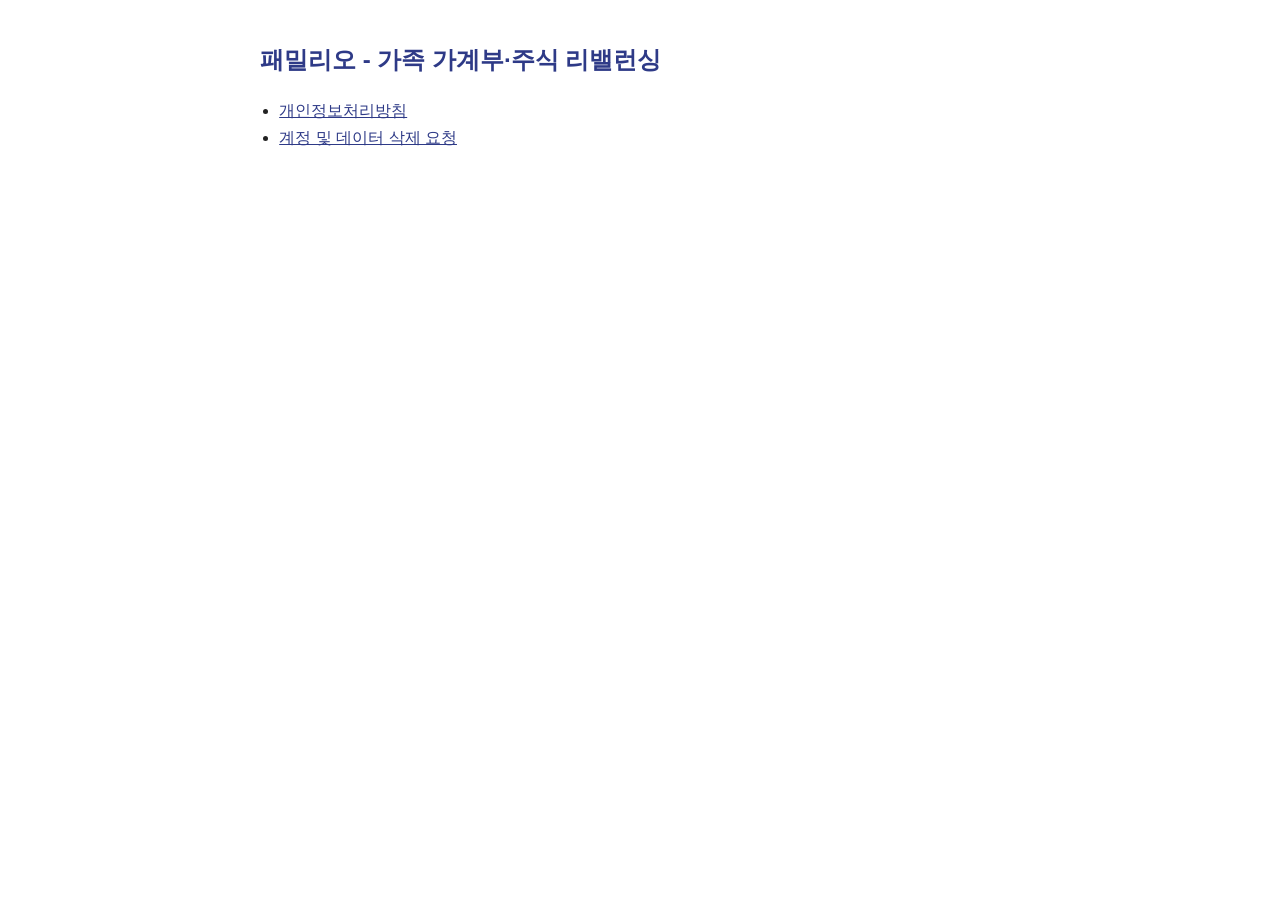
<file: index.html>
<!doctype html><html lang="ko"><head><meta charset="utf-8"><meta name="viewport" content="width=device-width,initial-scale=1"><title>패밀리오 - 가족 가계부·주식 리밸런싱</title><link rel="stylesheet" href="style.css"></head><body>
<h1>패밀리오 - 가족 가계부·주식 리밸런싱</h1>
<ul><li><a href="privacy.html">개인정보처리방침</a></li><li><a href="delete-account.html">계정 및 데이터 삭제 요청</a></li></ul>
</body></html>
</file>
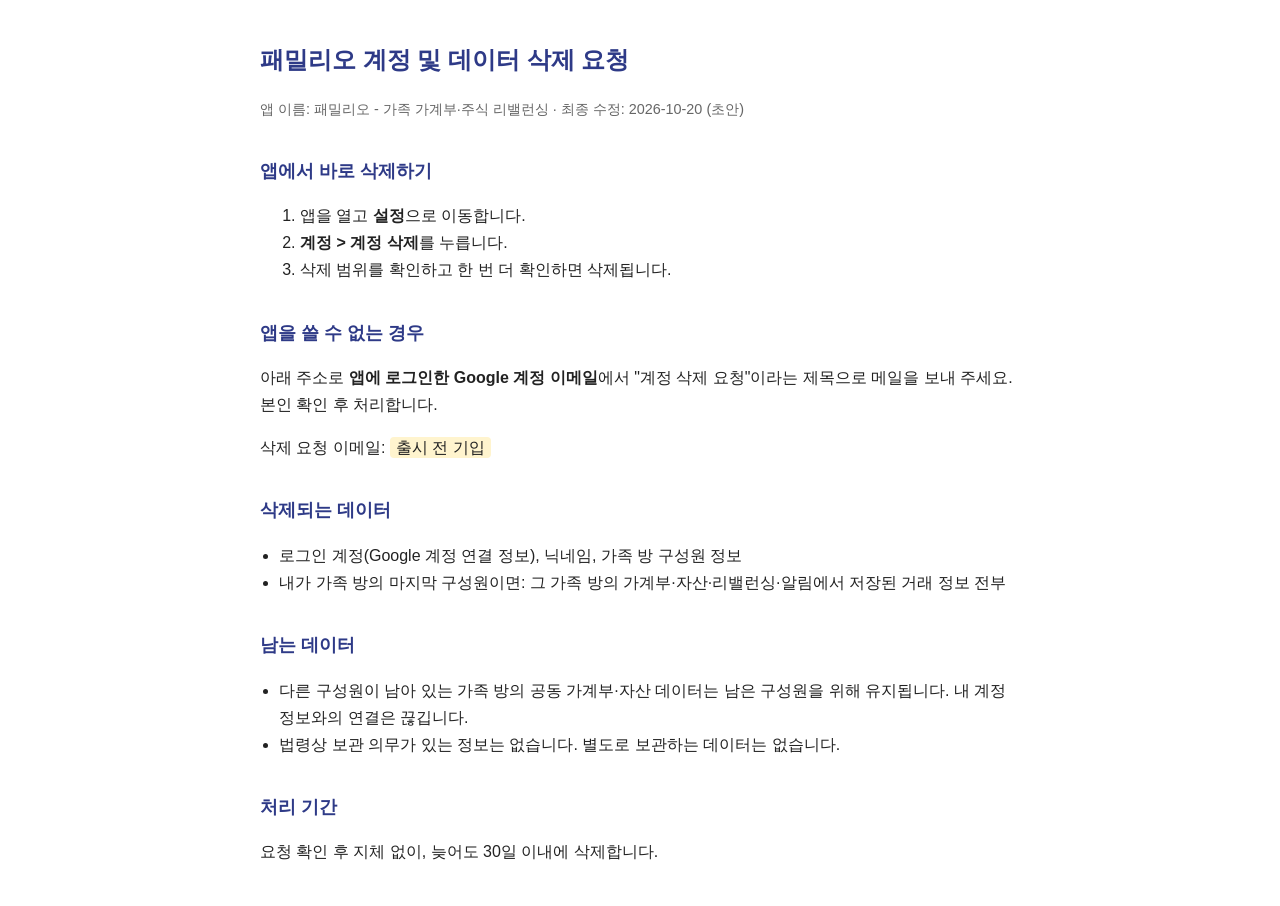
<file: delete-account.html>
<!doctype html><html lang="ko"><head><meta charset="utf-8"><meta name="viewport" content="width=device-width,initial-scale=1"><title>계정 및 데이터 삭제 요청 - 패밀리오</title><link rel="stylesheet" href="style.css"></head><body>
<h1>패밀리오 계정 및 데이터 삭제 요청</h1>
<p class="meta">앱 이름: 패밀리오 - 가족 가계부·주식 리밸런싱 · 최종 수정: 2026-10-20 (초안)</p>

<h2>앱에서 바로 삭제하기</h2>
<ol><li>앱을 열고 <b>설정</b>으로 이동합니다.</li><li><b>계정 &gt; 계정 삭제</b>를 누릅니다.</li><li>삭제 범위를 확인하고 한 번 더 확인하면 삭제됩니다.</li></ol>

<h2>앱을 쓸 수 없는 경우</h2>
<p>아래 주소로 <b>앱에 로그인한 Google 계정 이메일</b>에서 "계정 삭제 요청"이라는 제목으로 메일을 보내 주세요. 본인 확인 후 처리합니다.</p>
<p>삭제 요청 이메일: <span class="todo">출시 전 기입</span></p>

<h2>삭제되는 데이터</h2>
<ul>
<li>로그인 계정(Google 계정 연결 정보), 닉네임, 가족 방 구성원 정보</li>
<li>내가 가족 방의 마지막 구성원이면: 그 가족 방의 가계부·자산·리밸런싱·알림에서 저장된 거래 정보 전부</li>
</ul>

<h2>남는 데이터</h2>
<ul>
<li>다른 구성원이 남아 있는 가족 방의 공동 가계부·자산 데이터는 남은 구성원을 위해 유지됩니다. 내 계정 정보와의 연결은 끊깁니다.</li>
<li>법령상 보관 의무가 있는 정보는 없습니다. 별도로 보관하는 데이터는 없습니다.</li>
</ul>

<h2>처리 기간</h2>
<p>요청 확인 후 지체 없이, 늦어도 30일 이내에 삭제합니다.</p>
</body></html>
</file>
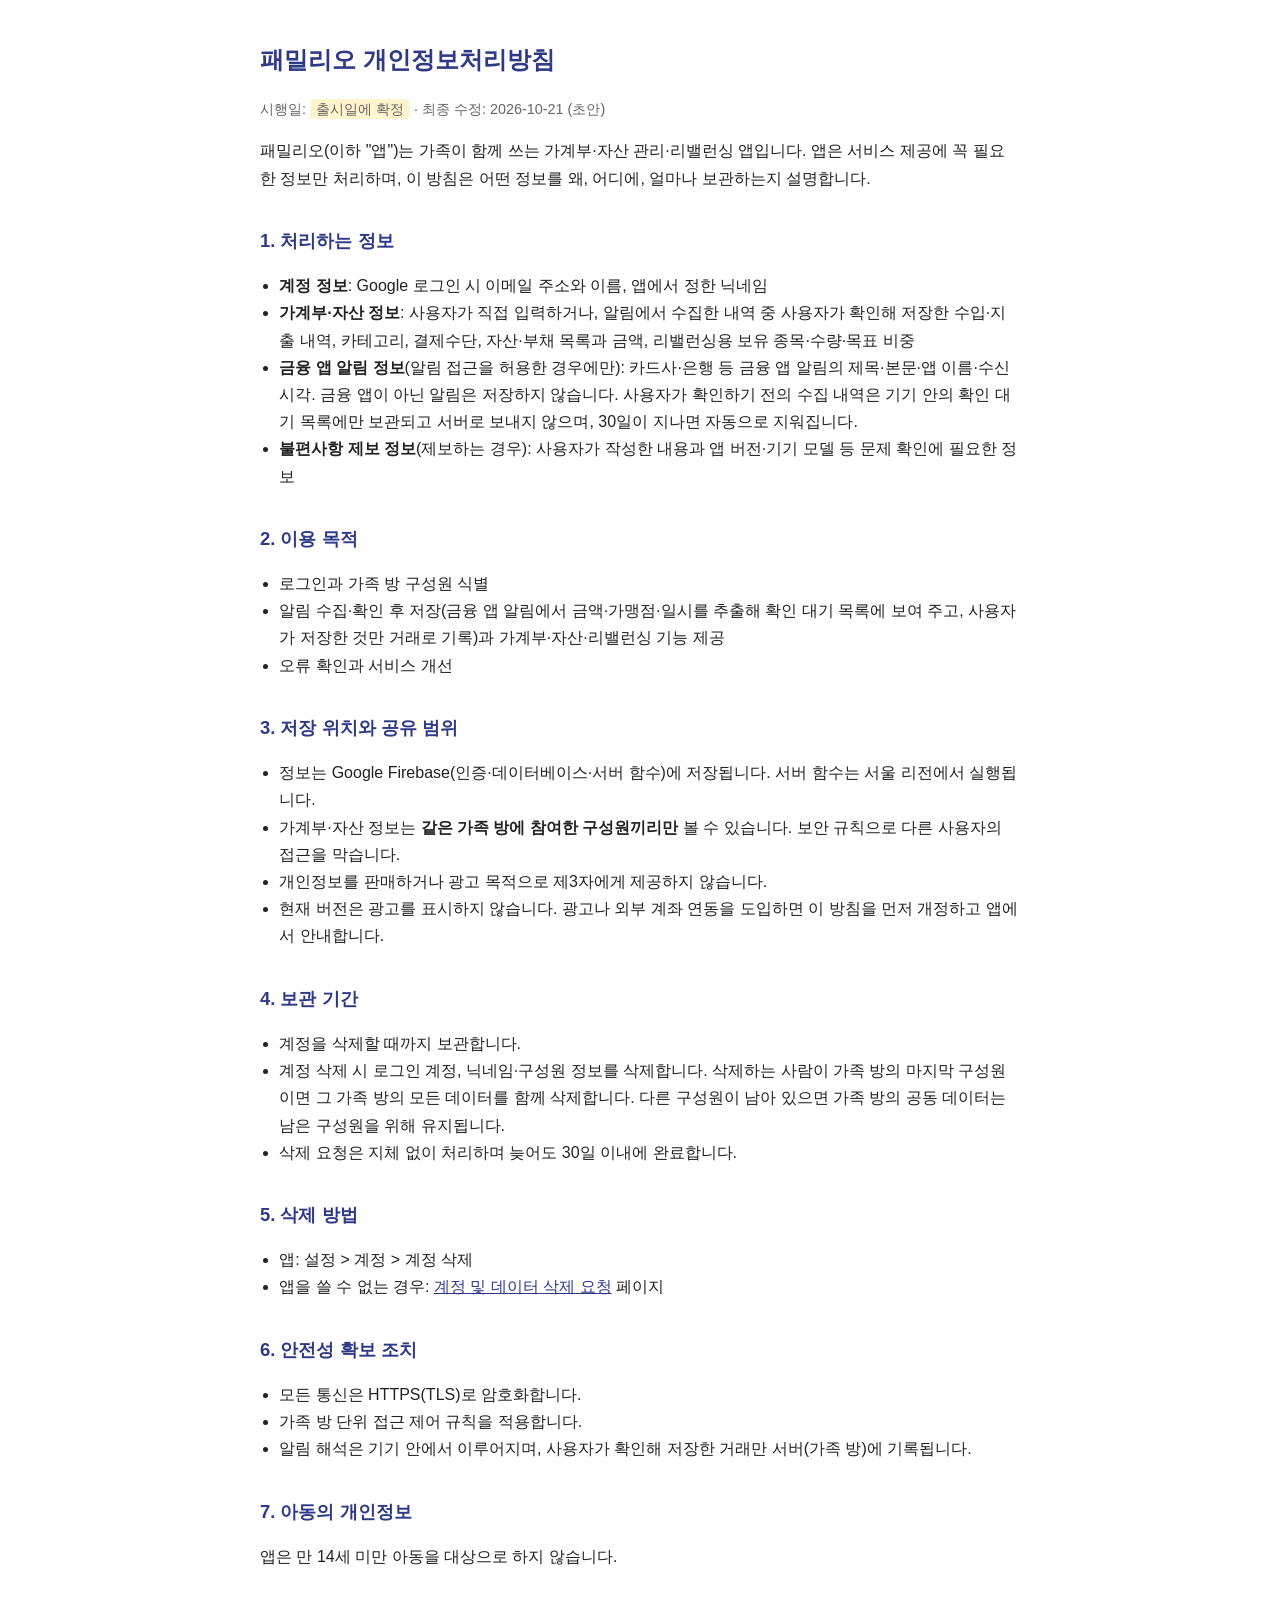
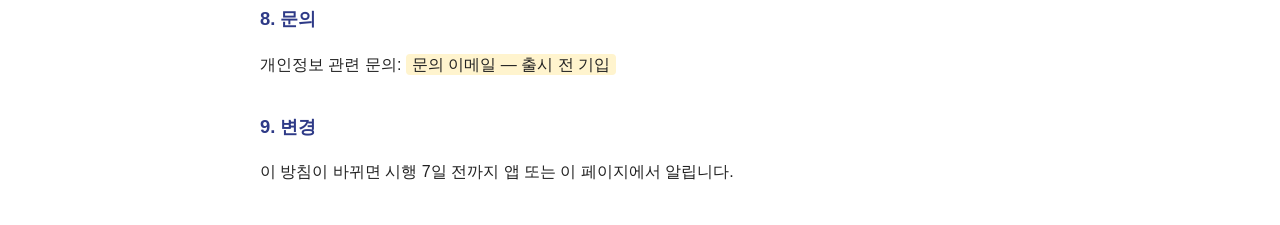
<file: privacy.html>
<!doctype html><html lang="ko"><head><meta charset="utf-8"><meta name="viewport" content="width=device-width,initial-scale=1"><title>개인정보처리방침 - 패밀리오</title><link rel="stylesheet" href="style.css"></head><body>
<h1>패밀리오 개인정보처리방침</h1>
<p class="meta">시행일: <span class="todo">출시일에 확정</span> · 최종 수정: 2026-10-21 (초안)</p>
<p>패밀리오(이하 "앱")는 가족이 함께 쓰는 가계부·자산 관리·리밸런싱 앱입니다. 앱은 서비스 제공에 꼭 필요한 정보만 처리하며, 이 방침은 어떤 정보를 왜, 어디에, 얼마나 보관하는지 설명합니다.</p>

<h2>1. 처리하는 정보</h2>
<ul>
<li><b>계정 정보</b>: Google 로그인 시 이메일 주소와 이름, 앱에서 정한 닉네임</li>
<li><b>가계부·자산 정보</b>: 사용자가 직접 입력하거나, 알림에서 수집한 내역 중 사용자가 확인해 저장한 수입·지출 내역, 카테고리, 결제수단, 자산·부채 목록과 금액, 리밸런싱용 보유 종목·수량·목표 비중</li>
<li><b>금융 앱 알림 정보</b>(알림 접근을 허용한 경우에만): 카드사·은행 등 금융 앱 알림의 제목·본문·앱 이름·수신 시각. 금융 앱이 아닌 알림은 저장하지 않습니다. 사용자가 확인하기 전의 수집 내역은 기기 안의 확인 대기 목록에만 보관되고 서버로 보내지 않으며, 30일이 지나면 자동으로 지워집니다.</li>
<li><b>불편사항 제보 정보</b>(제보하는 경우): 사용자가 작성한 내용과 앱 버전·기기 모델 등 문제 확인에 필요한 정보</li>
</ul>

<h2>2. 이용 목적</h2>
<ul>
<li>로그인과 가족 방 구성원 식별</li>
<li>알림 수집·확인 후 저장(금융 앱 알림에서 금액·가맹점·일시를 추출해 확인 대기 목록에 보여 주고, 사용자가 저장한 것만 거래로 기록)과 가계부·자산·리밸런싱 기능 제공</li>
<li>오류 확인과 서비스 개선</li>
</ul>

<h2>3. 저장 위치와 공유 범위</h2>
<ul>
<li>정보는 Google Firebase(인증·데이터베이스·서버 함수)에 저장됩니다. 서버 함수는 서울 리전에서 실행됩니다.</li>
<li>가계부·자산 정보는 <b>같은 가족 방에 참여한 구성원끼리만</b> 볼 수 있습니다. 보안 규칙으로 다른 사용자의 접근을 막습니다.</li>
<li>개인정보를 판매하거나 광고 목적으로 제3자에게 제공하지 않습니다.</li>
<li>현재 버전은 광고를 표시하지 않습니다. 광고나 외부 계좌 연동을 도입하면 이 방침을 먼저 개정하고 앱에서 안내합니다.</li>
</ul>

<h2>4. 보관 기간</h2>
<ul>
<li>계정을 삭제할 때까지 보관합니다.</li>
<li>계정 삭제 시 로그인 계정, 닉네임·구성원 정보를 삭제합니다. 삭제하는 사람이 가족 방의 마지막 구성원이면 그 가족 방의 모든 데이터를 함께 삭제합니다. 다른 구성원이 남아 있으면 가족 방의 공동 데이터는 남은 구성원을 위해 유지됩니다.</li>
<li>삭제 요청은 지체 없이 처리하며 늦어도 30일 이내에 완료합니다.</li>
</ul>

<h2>5. 삭제 방법</h2>
<ul>
<li>앱: 설정 &gt; 계정 &gt; 계정 삭제</li>
<li>앱을 쓸 수 없는 경우: <a href="delete-account.html">계정 및 데이터 삭제 요청</a> 페이지</li>
</ul>

<h2>6. 안전성 확보 조치</h2>
<ul>
<li>모든 통신은 HTTPS(TLS)로 암호화합니다.</li>
<li>가족 방 단위 접근 제어 규칙을 적용합니다.</li>
<li>알림 해석은 기기 안에서 이루어지며, 사용자가 확인해 저장한 거래만 서버(가족 방)에 기록됩니다.</li>
</ul>

<h2>7. 아동의 개인정보</h2>
<p>앱은 만 14세 미만 아동을 대상으로 하지 않습니다.</p>

<h2>8. 문의</h2>
<p>개인정보 관련 문의: <span class="todo">문의 이메일 — 출시 전 기입</span></p>

<h2>9. 변경</h2>
<p>이 방침이 바뀌면 시행 7일 전까지 앱 또는 이 페이지에서 알립니다.</p>
</body></html>
</file>
<file: style.css>
body{font-family:-apple-system,BlinkMacSystemFont,'Segoe UI','Apple SD Gothic Neo','Malgun Gothic',sans-serif;max-width:760px;margin:0 auto;padding:24px 20px;line-height:1.7;color:#222}
h1{font-size:1.5em;color:#2E3A87}h2{font-size:1.15em;color:#2E3A87;margin-top:1.8em}
.meta{color:#666;font-size:.9em}.todo{background:#fff4ce;padding:2px 6px;border-radius:4px}
ul{padding-left:1.2em}a{color:#2E3A87}
</file>
